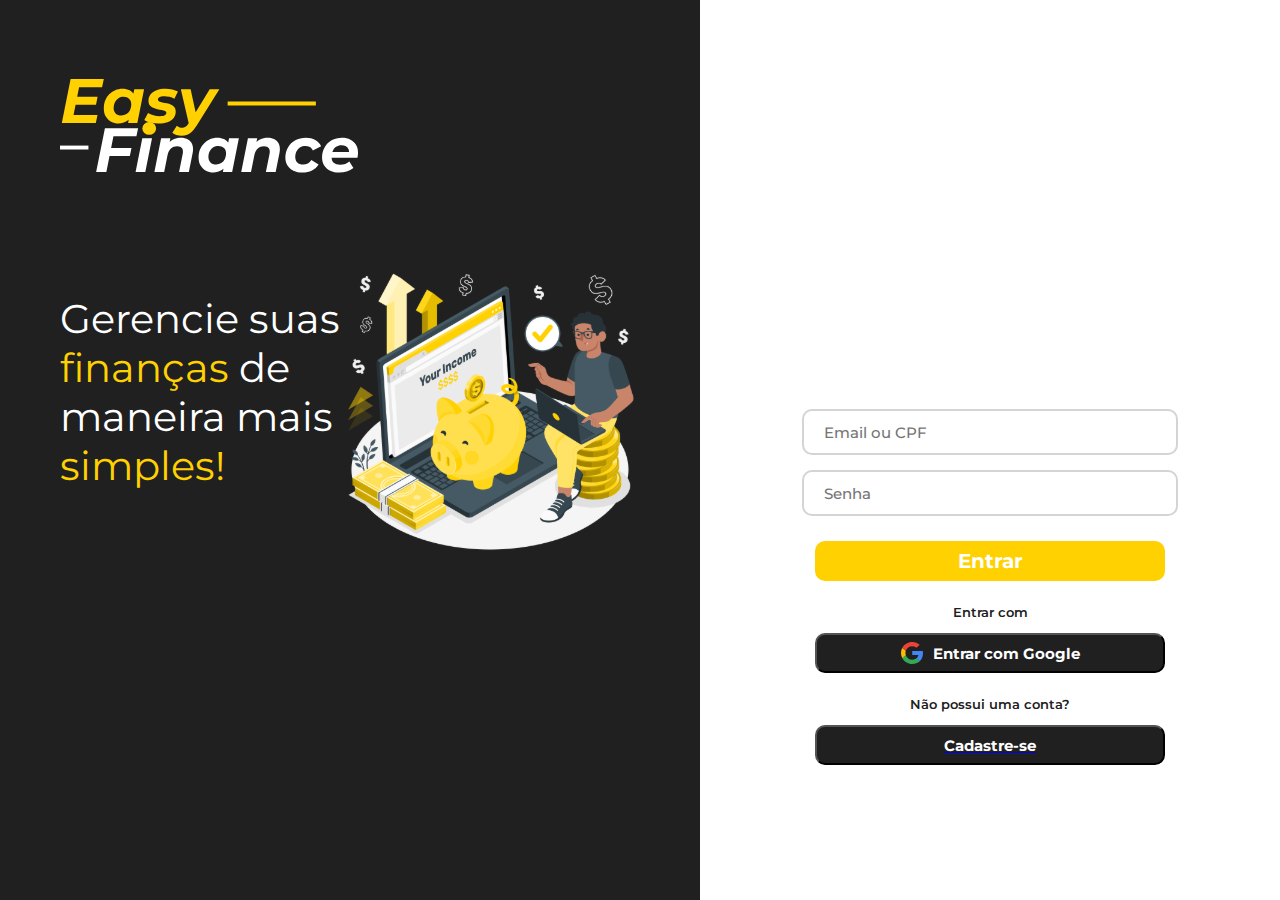
<file: index.html>
<!DOCTYPE html>
<html lang="pt-br">

<head>
    <meta charset="UTF-8">
    <meta http-equiv="X-UA-Compatible" content="IE=edge">
    <meta name="viewport" content="width=device-width, initial-scale=1.0">
    <link rel="stylesheet" href="./src/css/style.css">
    <title>Fintech - web</title>
</head>

<body>
    <div class="pageContent">
        <div class="header">
            <img class="logo" src="./src/assets/logo.svg">


            <div class="headerContent">
                <p class="TextHeader">
                    Gerencie suas
                    <br><span class="yellow">finanças</span> de
                    <br>maneira mais
                    <br><span class="yellow">simples!</span>
                </p>
                <img class="LoginImage" src="./src/assets/loginImage.svg">
            </div>
        </div>

        <div class="form">
            <form class="formContent">
                <div>
                    <input name="nome" type="text" class="input" placeholder="Email ou CPF">
                </div>

                <div>
                    <input name="senha" type="password" class="input" placeholder="Senha">
                </div>
                <button id="loginButton" type="submit">Entrar</button>

                <div class="Option">
                    <p>Entrar com</p>
                    <button class="OptionButton" type="submit"><img id="Google" src="./src/assets/Google.svg">Entrar com Google</button>
                </div>

                <div class="Option">
                    <p>Não possui uma conta?</p>
                    <a href="src/pages/Cadastro/cadastro.html"><button class="OptionButton" type="button">Cadastre-se</button></a>
                </div>
            </form>
        </div>
    </div>
</body>

</html>
</file>
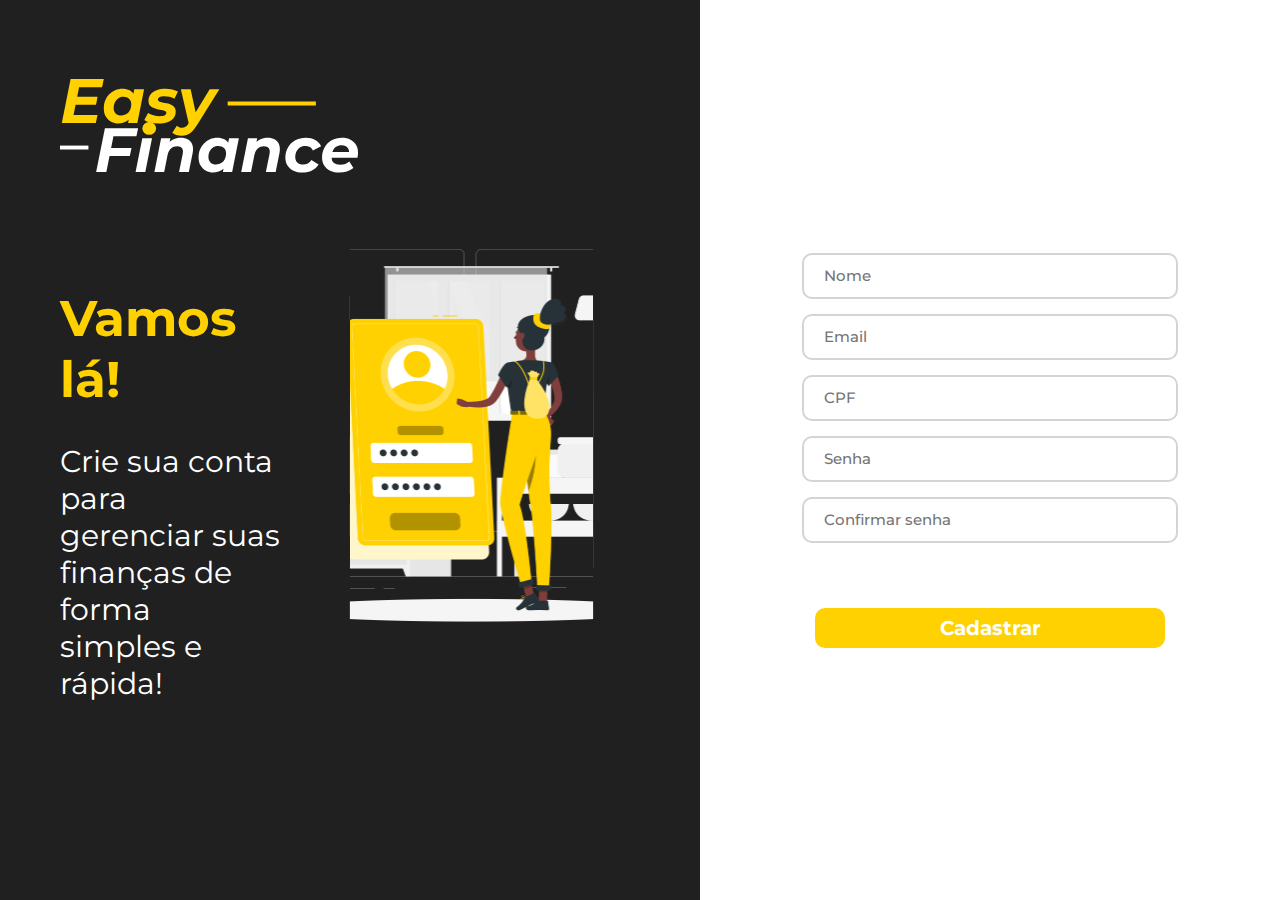
<file: src/pages/Cadastro/cadastro.html>
<!DOCTYPE html>
<html lang="pt-br">

<head>
    <meta charset="UTF-8">
    <meta http-equiv="X-UA-Compatible" content="IE=edge">
    <meta name="viewport" content="width=device-width, initial-scale=1.0">
    <link rel="stylesheet" href="./styles.css">
    <title>Fintech - Cadastro</title>
</head>

<body>
    <div class="pageContent">
        <div class="header">
            <img class="logo" src="../../assets/logo.svg">


            <div class="headerContent">
                <div>
                    <h1 class="TitleHeader">Vamos lá!</h1>
                    <p class="TextHeader">
                        Crie sua conta para<br>
                        gerenciar suas<br>
                        finanças de forma<br>
                        simples e rápida!
                    </p>
                </div>
                <img class="SignUpImage" src="../../assets/cadastroImage.svg">
            </div>
        </div>

        <div class="form">
            <form class="formContent">
                <div>
                    <input name="nome" type="text" class="input" placeholder="Nome">
                </div>

                <div>
                    <input name="nome" type="text" class="input" placeholder="Email">
                </div>
                <div>
                    <input name="nome" type="text" class="input" placeholder="CPF">
                </div>
                <div>
                    <input name="nome" type="text" class="input" placeholder="Senha">
                </div>
                <div>
                    <input name="senha" type="password" class="input" placeholder="Confirmar senha">
                </div>
                <button id="loginButton" type="submit">Cadastrar</button>

            </form>
        </div>
    </div>
</body>

</html>
</file>
<file: src/css/style.css>
@import url('https://fonts.googleapis.com/css2?family=Montserrat:wght@400;500;600;700&display=swap');

body {
    margin: 0;
}

.header {
    background-color: #202020;
    padding: 0 60px;
    height: 100vh;
    width: 50%;

}

.pageContent {
    display: flex;
    flex-direction: row;
}

.headerContent {
    display: flex;
    flex-direction: row;

    justify-content: space-around;
    width: 100%;

}

.TextHeader {
    color: #fff;
    font-family: 'Montserrat';
    font-size: 40px;
}

.TextHeader::selection {
    color: #fff;
    background-color: #ffd100;
}

.yellow {
    color: #ffd100;
    font-family: 'Montserrat';
    font-size: 40px;
}

.yellow::selection {
    color: #fff;
    background-color: #ffd100;
}

br::selection {
    background-color: #ffd100;
}

.form {
    background-color: #fff;
    width: 50%;
    justify-content: center;

}

.input {
    height: 40px;
    width: 350px;
    font-family: 'Montserrat';
    font-weight: 500;
    font-size: 15px;
    border: solid #d4d4d4 2px;
    border-radius: 10px;
    padding-left: 20px;
    margin-bottom: 15px;
}

.input:focus {
    outline: none;
    border: 1px solid #ffd100;
    box-shadow: 0 0 10px #ffe366;
}

.formContent {
    display: flex;
    height: 85vh;
    flex-direction: column;
    align-items: center;
    justify-content: flex-end;

}

#loginButton {
    height: 40px;
    width: 350px;
    font-family: 'Montserrat';
    background-color: #ffd100;
    color: #fff;
    font-weight: 700;
    font-size: 20px;
    border: solid #ffd100 2px;
    border-radius: 10px;
    margin-top: 10px;
}

.Option {
    display: flex;
    flex-direction: column;
    align-items: center;
    font-family: 'Montserrat';
    color: #202020;
    font-weight: 600;
    font-size: 13px;
    margin-top: 10px;
}

.OptionButton {
    display: flex;
    justify-content: center;
    align-items: center;
    height: 40px;
    width: 350px;
    font-family: 'Montserrat';
    background-color: #202020;
    color: #fff;
    font-weight: 700;
    font-size: 15px;
    border-radius: 10px;

}

.OptionButton:hover {
    background-color: #202020eb;
    color: #fff;
}

#loginButton:hover {
    background-color: #ffd000d1;
}

#Google {
    height: 22px;
    width: 22px;
    margin-right: 10px;
}

.LoginImage {
    height: 300px;
    width: 300px;
}

.logo {
    height: 250px;
    width: 300px;
}
</file>
<file: src/pages/Cadastro/styles.css>
@import url('https://fonts.googleapis.com/css2?family=Montserrat:wght@400;500;600;700&display=swap');

body {
    margin: 0;
}

.header {
    background-color: #202020;
    padding: 0 60px;
    height: 100vh;
    width: 50%;

}

.pageContent {
    display: flex;
    flex-direction: row;
}

.headerContent {
    display: flex;
    flex-direction: row;

    justify-content: space-around;
    width: 100%;

}

.TextHeader {
    color: #fff;
    font-family: 'Montserrat';
    font-size: 30px;
    font-weight: 400;
}

.TextHeader::selection {
    color: #fff;
    background-color: #ffd100;
}

.TitleHeader {
    color: #ffd100;
    font-family: 'Montserrat';
    font-size: 50px;
}

.TitleHeader::selection {
    color: #fff;
    background-color: #ffd100;
}

br::selection {
    background-color: #ffd100;
}

.form {
    background-color: #fff;
    width: 50%;
    justify-content: center;

}

.input {
    height: 40px;
    width: 350px;
    font-family: 'Montserrat';
    font-weight: 500;
    font-size: 15px;
    border: solid #d4d4d4 2px;
    border-radius: 10px;
    padding-left: 20px;
    margin-bottom: 15px;
}

.input:focus {
    outline: none;
    border: 1px solid #ffd100;
    box-shadow: 0 0 10px #ffe366;
}

.formContent {
    display: flex;
    height: 100vh;
    flex-direction: column;
    align-items: center;
    justify-content: center;

}

#loginButton {
    height: 40px;
    width: 350px;
    font-family: 'Montserrat';
    background-color: #ffd100;
    color: #fff;
    font-weight: 700;
    font-size: 20px;
    border: solid #ffd100 2px;
    border-radius: 10px;
    margin-top: 50px;
}

#loginButton:hover {
    background-color: #ffd000d1;
}
.Option {
    display: flex;
    flex-direction: column;
    align-items: center;
    font-family: 'Montserrat';
    color: #202020;
    font-weight: 600;
    font-size: 13px;
    margin-top: 10px;
}

.SignUpImage {
    margin-top: -60px;
    height: 500px;
    width: 400px;
}

.logo {
    height: 250px;
    width: 300px;
}
</file>
